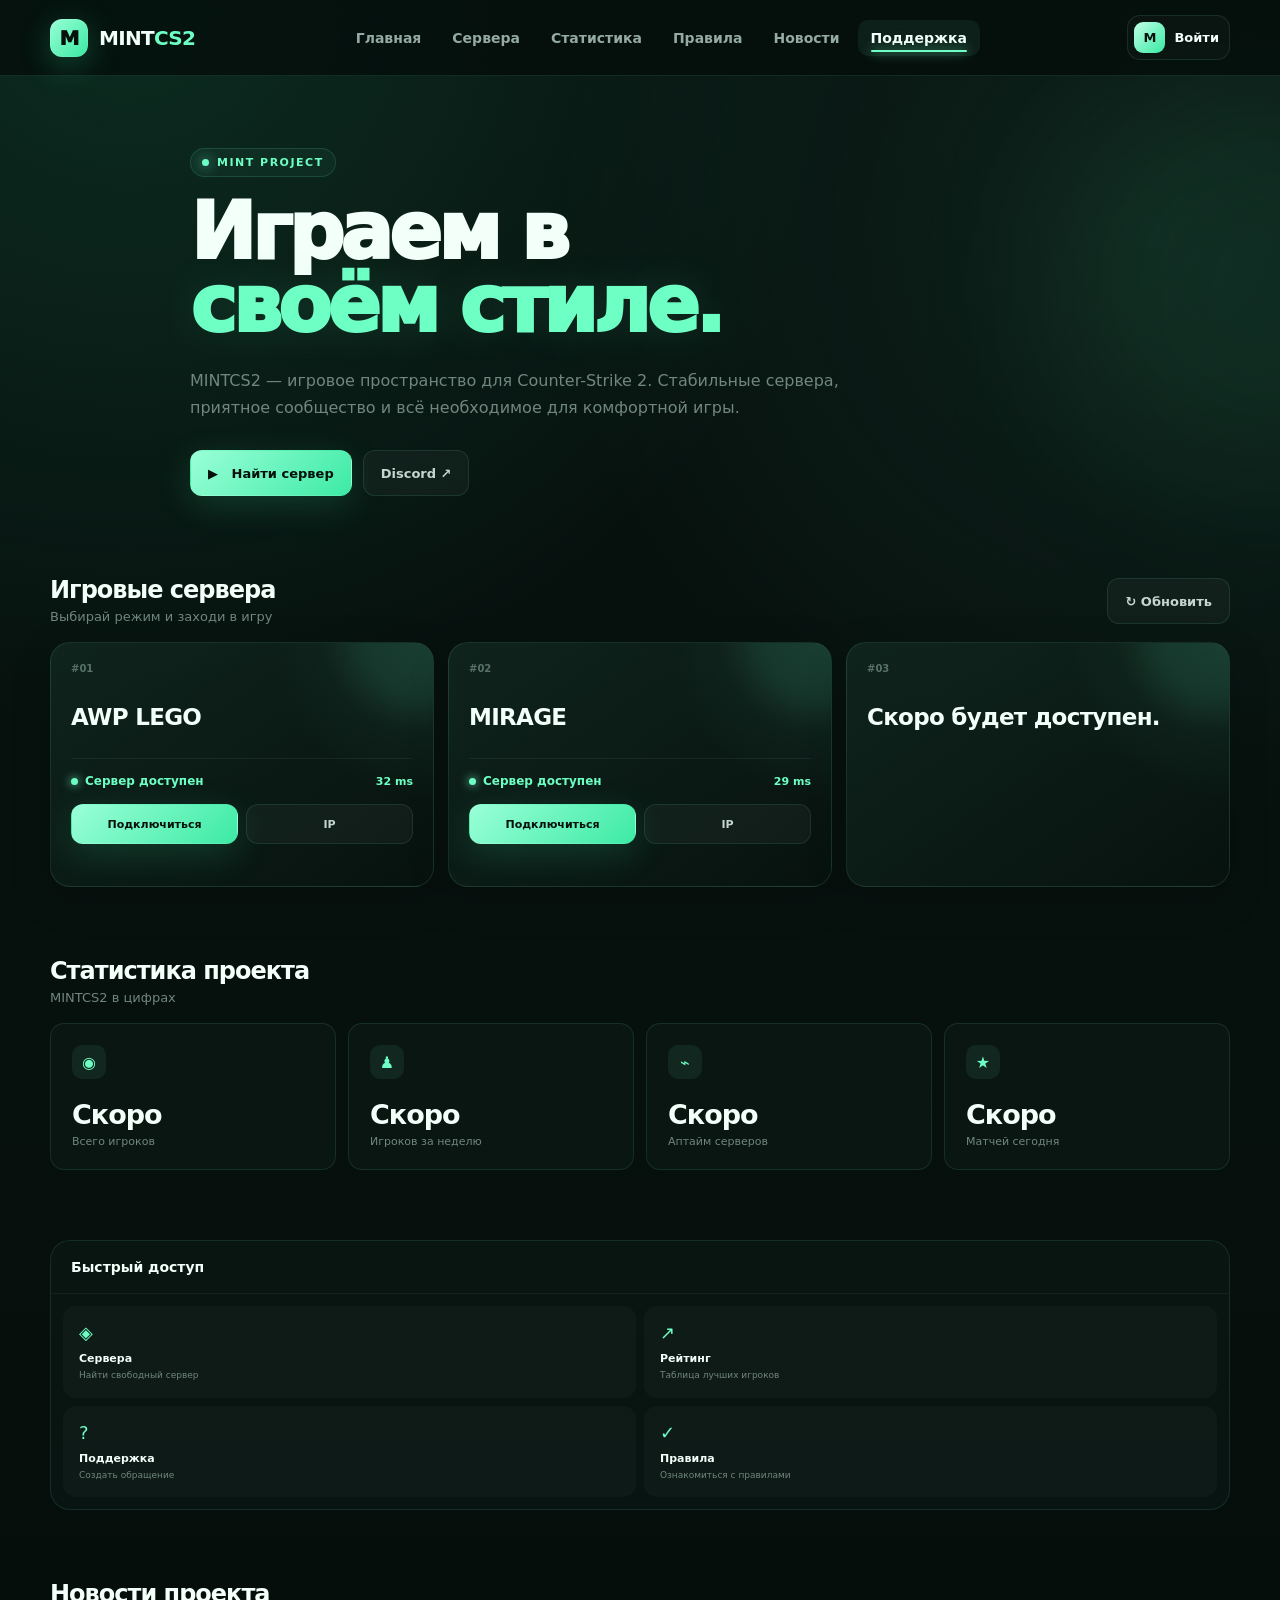
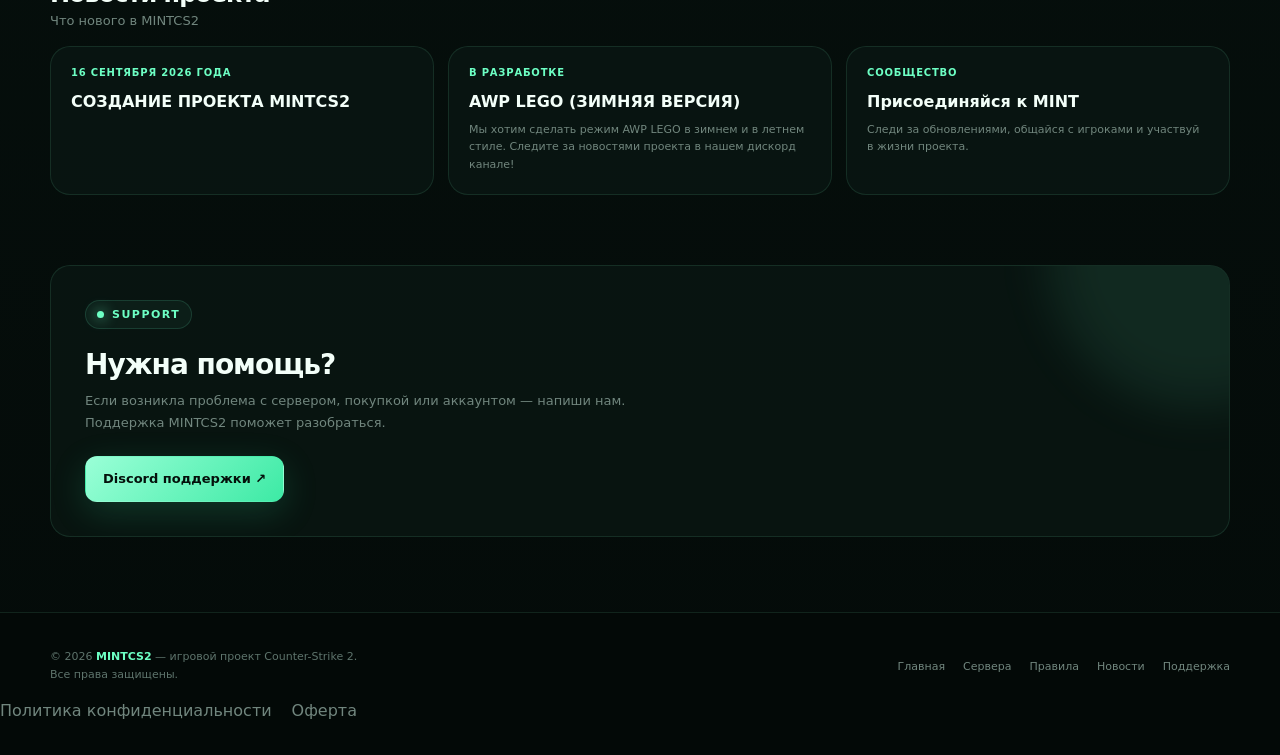
<file: index.html>
<!DOCTYPE html>
<html lang="ru">
<head>
    <meta charset="UTF-8">
    <meta name="viewport" content="width=device-width, initial-scale=1.0">
    <meta name="theme-color" content="#07110e">
    <meta name="description" content="MINTCS2 — игровой проект Counter-Strike 2">
    <title>MINTCS2 — CS2 Gaming Project</title>

    <style>
        :root {
            --bg: #06100d;
            --bg-soft: #091613;
            --panel: rgba(13, 29, 24, .78);
            --panel-2: rgba(17, 38, 31, .86);
            --border: rgba(124, 255, 200, .11);
            --border-hover: rgba(124, 255, 200, .28);

            --mint: #6dffc4;
            --mint-2: #36eaa2;
            --mint-dark: #19a975;

            --white: #f3fff9;
            --text: #c5d6cf;
            --muted: #71867e;

            --danger: #ff6d79;
            --warning: #ffd66d;

            --shadow: 0 20px 70px rgba(0, 0, 0, .38);
            --radius: 20px;
            --radius-sm: 14px;
        }

        * {
            box-sizing: border-box;
            margin: 0;
            padding: 0;
        }

        html {
            scroll-behavior: smooth;
        }

        body {
            min-height: 100vh;
            color: var(--white);
            background:
                radial-gradient(circle at 10% 0%, rgba(54, 234, 162, .12), transparent 28%),
                radial-gradient(circle at 90% 10%, rgba(109, 255, 196, .07), transparent 25%),
                linear-gradient(180deg, #07120f 0%, #06100d 45%, #040b09 100%);
            font-family:
                Inter,
                ui-sans-serif,
                system-ui,
                -apple-system,
                BlinkMacSystemFont,
                "Segoe UI",
                sans-serif;
            overflow-x: hidden;
        }

        body::before {
            content: "";
            position: fixed;
            inset: 0;
            pointer-events: none;
            opacity: .22;
            background-image:
                linear-gradient(rgba(255,255,255,.018) 1px, transparent 1px),
                linear-gradient(90deg, rgba(255,255,255,.018) 1px, transparent 1px);
            background-size: 50px 50px;
            mask-image: linear-gradient(to bottom, black, transparent 80%);
        }

        a {
            color: inherit;
            text-decoration: none;
        }

        button,
        input {
            font: inherit;
        }

        button {
            cursor: pointer;
        }

        .container {
            width: min(1180px, calc(100% - 40px));
            margin: 0 auto;
        }

        /* =========================
           HEADER
        ========================== */

        header {
            position: sticky;
            top: 0;
            z-index: 100;
            height: 76px;
            background: rgba(5, 14, 11, .78);
            backdrop-filter: blur(20px);
            -webkit-backdrop-filter: blur(20px);
            border-bottom: 1px solid var(--border);
        }

        .nav {
            height: 100%;
            display: flex;
            align-items: center;
            justify-content: space-between;
            gap: 30px;
        }

        .logo {
            display: flex;
            align-items: center;
            gap: 11px;
            font-weight: 900;
            letter-spacing: -.7px;
            font-size: 20px;
            white-space: nowrap;
        }

        .logo-mark {
            width: 38px;
            height: 38px;
            border-radius: 12px;
            display: grid;
            place-items: center;
            color: #06110d;
            background: linear-gradient(135deg, #9affd7, #39e9a2);
            box-shadow:
                0 0 0 1px rgba(255,255,255,.08) inset,
                0 8px 30px rgba(54, 234, 162, .25);
            font-weight: 1000;
        }

        .logo span {
            color: var(--mint);
        }

        .nav-links {
            display: flex;
            align-items: center;
            gap: 5px;
        }

        .nav-link {
            position: relative;
            padding: 10px 13px;
            color: #94aaa2;
            border-radius: 10px;
            font-size: 14px;
            font-weight: 650;
            transition: .2s ease;
        }

        .nav-link:hover,
        .nav-link.active {
            color: var(--white);
            background: rgba(109, 255, 196, .07);
        }

        .nav-link.active::after {
            content: "";
            position: absolute;
            left: 13px;
            right: 13px;
            bottom: 4px;
            height: 2px;
            border-radius: 5px;
            background: var(--mint);
            box-shadow: 0 0 12px var(--mint);
        }

        .nav-actions {
            display: flex;
            align-items: center;
            gap: 9px;
        }

        .icon-btn {
            width: 42px;
            height: 42px;
            border: 1px solid var(--border);
            border-radius: 12px;
            background: rgba(255,255,255,.025);
            color: var(--text);
            transition: .2s ease;
        }

        .icon-btn:hover {
            color: var(--mint);
            border-color: var(--border-hover);
            transform: translateY(-1px);
        }

        .icon-btn:active {
            transform: scale(.94);
        }

        .profile-btn {
            display: flex;
            align-items: center;
            gap: 9px;
            padding: 6px 10px 6px 6px;
            border: 1px solid var(--border);
            border-radius: 13px;
            color: var(--white);
            background: rgba(255,255,255,.025);
            transition: .2s ease;
        }

        .profile-btn:hover {
            border-color: var(--border-hover);
            transform: translateY(-1px);
        }

        .profile-btn:active {
            transform: scale(.97);
        }

        .avatar {
            width: 31px;
            height: 31px;
            border-radius: 9px;
            display: grid;
            place-items: center;
            color: #06110d;
            background: linear-gradient(135deg, #c1ffe7, #39e9a2);
            font-size: 13px;
            font-weight: 900;
        }

        .profile-btn span:last-child {
            font-size: 13px;
            font-weight: 700;
        }

        .mobile-menu {
            display: none;
        }

        /* =========================
           HERO
        ========================== */

        .hero {
            position: relative;
            padding: 72px 0 45px;
        }

        .hero::after {
            content: "";
            position: absolute;
            width: 420px;
            height: 420px;
            right: -200px;
            top: 0;
            border-radius: 50%;
            background: rgba(54, 234, 162, .07);
            filter: blur(80px);
            pointer-events: none;
        }

        .hero-grid {
            position: relative;
            z-index: 1;
            display: grid;
            grid-template-columns: 1fr;
            max-width: 900px;
            gap: 40px;
        }

        .eyebrow {
            display: inline-flex;
            align-items: center;
            gap: 8px;
            margin-bottom: 19px;
            padding: 7px 11px;
            border: 1px solid rgba(109,255,196,.14);
            border-radius: 999px;
            color: var(--mint);
            background: rgba(109,255,196,.045);
            font-size: 11px;
            font-weight: 800;
            letter-spacing: 1.5px;
            text-transform: uppercase;
        }

        .pulse {
            width: 7px;
            height: 7px;
            border-radius: 50%;
            background: var(--mint);
            box-shadow: 0 0 14px var(--mint);
            animation: pulse 1.8s infinite;
        }

        @keyframes pulse {
            0%, 100% {
                opacity: 1;
                transform: scale(1);
            }
            50% {
                opacity: .45;
                transform: scale(.75);
            }
        }

        h1 {
            max-width: 720px;
            font-size: clamp(42px, 7vw, 78px);
            line-height: .94;
            letter-spacing: -4px;
            font-weight: 950;
        }

        h1 .mint {
            color: var(--mint);
            text-shadow: 0 0 45px rgba(109,255,196,.12);
        }

        .hero-description {
            max-width: 650px;
            margin-top: 24px;
            color: var(--muted);
            font-size: 16px;
            line-height: 1.7;
        }

        .hero-buttons {
            display: flex;
            flex-wrap: wrap;
            gap: 11px;
            margin-top: 29px;
        }

        /* =========================
           BUTTON ANIMATIONS
        ========================== */

        .btn {
            position: relative;
            overflow: hidden;
            min-height: 46px;
            display: inline-flex;
            align-items: center;
            justify-content: center;
            gap: 9px;
            padding: 0 17px;
            border-radius: 12px;
            border: 1px solid transparent;
            font-size: 13px;
            font-weight: 800;
            transition:
                transform .22s cubic-bezier(.2,.8,.2,1),
                box-shadow .22s ease,
                background .22s ease,
                border-color .22s ease,
                color .22s ease;
            isolation: isolate;
        }

        .btn::before {
            content: "";
            position: absolute;
            top: -60%;
            left: -80%;
            width: 45%;
            height: 220%;
            background: linear-gradient(
                90deg,
                transparent,
                rgba(255,255,255,.30),
                transparent
            );
            transform: rotate(18deg);
            transition: left .55s ease;
            pointer-events: none;
            z-index: -1;
        }

        .btn:hover::before {
            left: 135%;
        }

        .btn:hover {
            transform: translateY(-3px) scale(1.015);
        }

        .btn:active {
            transform: translateY(1px) scale(.97);
            transition-duration: .08s;
        }

        .btn:focus-visible {
            outline: 2px solid var(--mint);
            outline-offset: 3px;
        }

        .btn-primary {
            color: #04100b;
            background: linear-gradient(135deg, #9affd7, #3deaa5);
            box-shadow: 0 10px 35px rgba(54, 234, 162, .17);
        }

        .btn-primary:hover {
            box-shadow:
                0 14px 40px rgba(54, 234, 162, .28),
                0 0 0 1px rgba(255,255,255,.08) inset;
        }

        .btn-secondary {
            color: var(--text);
            background: rgba(255,255,255,.035);
            border-color: var(--border);
        }

        .btn-secondary:hover {
            color: var(--white);
            border-color: var(--border-hover);
            background: rgba(255,255,255,.07);
            box-shadow: 0 10px 30px rgba(0,0,0,.18);
        }

        /* =========================
           SERVER CARDS
        ========================== */

        section {
            padding: 35px 0;
            scroll-margin-top: 80px;
        }

        .section-head {
            display: flex;
            align-items: flex-end;
            justify-content: space-between;
            gap: 20px;
            margin-bottom: 18px;
        }

        .section-title {
            font-size: 24px;
            font-weight: 900;
            letter-spacing: -1px;
        }

        .section-subtitle {
            margin-top: 5px;
            color: var(--muted);
            font-size: 13px;
        }

        .server-grid {
            display: grid;
            grid-template-columns: repeat(3, 1fr);
            gap: 14px;
        }

        .server-card {
            position: relative;
            overflow: hidden;
            padding: 20px;
            min-height: 245px;
            border: 1px solid var(--border);
            border-radius: var(--radius);
            background:
                radial-gradient(circle at 100% 0%, rgba(109,255,196,.09), transparent 35%),
                linear-gradient(145deg, rgba(17,38,31,.9), rgba(8,19,15,.9));
            box-shadow: 0 12px 40px rgba(0,0,0,.17);
            transition: .25s ease;
        }

        .server-card:hover {
            transform: translateY(-6px);
            border-color: var(--border-hover);
            box-shadow: 0 20px 55px rgba(0,0,0,.28);
        }

        .server-card::before {
            content: "";
            position: absolute;
            width: 150px;
            height: 150px;
            top: -80px;
            right: -60px;
            border-radius: 50%;
            background: rgba(109,255,196,.08);
            filter: blur(15px);
        }

        .server-top {
            display: flex;
            justify-content: space-between;
            align-items: center;
            gap: 12px;
        }

        .server-type {
            display: inline-flex;
            align-items: center;
            gap: 7px;
            color: var(--mint);
            font-size: 10px;
            font-weight: 900;
            letter-spacing: 1.2px;
        }

        .server-type i {
            width: 6px;
            height: 6px;
            border-radius: 50%;
            background: var(--mint);
            box-shadow: 0 0 10px var(--mint);
        }

        .server-id {
            color: #58716a;
            font-size: 10px;
            font-weight: 800;
        }

        .server-name {
            margin-top: 30px;
            font-size: 23px;
            font-weight: 900;
            letter-spacing: -.7px;
        }

        .server-map {
            margin-top: 6px;
            color: var(--muted);
            font-size: 12px;
        }

        .server-info {
            display: flex;
            align-items: center;
            justify-content: space-between;
            margin-top: 28px;
            padding-top: 15px;
            border-top: 1px solid rgba(255,255,255,.055);
        }

        .server-status {
            display: inline-flex;
            align-items: center;
            gap: 7px;
            color: var(--mint);
            font-size: 12px;
            font-weight: 800;
        }

        .server-status i {
            width: 7px;
            height: 7px;
            border-radius: 50%;
            background: var(--mint);
            box-shadow: 0 0 10px var(--mint);
        }

        .server-ping {
            color: var(--mint);
            font-size: 11px;
            font-weight: 700;
        }

        .server-actions {
            display: flex;
            gap: 8px;
            margin-top: 16px;
        }

        .server-actions .btn {
            flex: 1;
            min-height: 40px;
            padding: 0 10px;
            font-size: 11px;
        }

        /* =========================
           STATISTICS
        ========================== */

        .stats-grid {
            display: grid;
            grid-template-columns: repeat(4, 1fr);
            gap: 12px;
        }

        .stat {
            padding: 21px;
            border: 1px solid var(--border);
            border-radius: var(--radius-sm);
            background: rgba(12,28,23,.64);
            transition: .25s ease;
        }

        .stat:hover {
            transform: translateY(-4px);
            border-color: var(--border-hover);
            background: rgba(15,34,28,.78);
        }

        .stat-icon {
            width: 34px;
            height: 34px;
            display: grid;
            place-items: center;
            margin-bottom: 20px;
            border-radius: 10px;
            color: var(--mint);
            background: rgba(109,255,196,.07);
        }

        .stat-value {
            font-size: 27px;
            font-weight: 900;
            letter-spacing: -1px;
        }

        .stat-label {
            margin-top: 5px;
            color: var(--muted);
            font-size: 11px;
        }

        /* =========================
           ACTIVITY
        ========================== */

        .content-grid {
            display: grid;
            grid-template-columns: 1.3fr .7fr;
            gap: 14px;
        }

        .panel {
            overflow: hidden;
            border: 1px solid var(--border);
            border-radius: var(--radius);
            background: rgba(10,24,20,.72);
        }

        .panel-head {
            display: flex;
            align-items: center;
            justify-content: space-between;
            padding: 18px 20px;
            border-bottom: 1px solid rgba(255,255,255,.055);
        }

        .panel-title {
            font-size: 14px;
            font-weight: 850;
        }

        .panel-link {
            color: var(--mint);
            font-size: 11px;
            font-weight: 800;
        }

        .activity-list {
            display: flex;
            flex-direction: column;
        }

        .activity {
            display: grid;
            grid-template-columns: 36px 1fr auto;
            align-items: center;
            gap: 12px;
            padding: 15px 20px;
            border-bottom: 1px solid rgba(255,255,255,.035);
            transition: background .2s ease;
        }

        .activity:hover {
            background: rgba(109,255,196,.025);
        }

        .activity:last-child {
            border-bottom: 0;
        }

        .activity-avatar {
            width: 34px;
            height: 34px;
            display: grid;
            place-items: center;
            border-radius: 10px;
            color: var(--mint);
            background: rgba(109,255,196,.07);
            font-size: 11px;
            font-weight: 900;
        }

        .activity-name {
            font-size: 12px;
            font-weight: 800;
        }

        .activity-desc {
            margin-top: 3px;
            color: var(--muted);
            font-size: 10px;
        }

        .activity-time {
            color: #536b63;
            font-size: 10px;
        }

        /* =========================
           QUICK LINKS
        ========================== */

        .quick-grid {
            display: grid;
            grid-template-columns: repeat(2, 1fr);
            gap: 8px;
            padding: 12px;
        }

        .quick {
            display: block;
            width: 100%;
            padding: 15px;
            border: 1px solid transparent;
            border-radius: 13px;
            background: rgba(255,255,255,.025);
            transition: .22s ease;
            text-align: left;
            color: inherit;
        }

        .quick:hover {
            border-color: var(--border);
            background: rgba(109,255,196,.045);
            transform: translateY(-2px);
        }

        .quick:active {
            transform: scale(.98);
        }

        .quick-icon {
            color: var(--mint);
            font-size: 18px;
        }

        .quick-title {
            margin-top: 9px;
            font-size: 11px;
            font-weight: 850;
        }

        .quick-text {
            margin-top: 4px;
            color: var(--muted);
            font-size: 9px;
            line-height: 1.4;
        }

        /* =========================
           NEWS
        ========================== */

        .news-grid {
            display: grid;
            grid-template-columns: repeat(3, 1fr);
            gap: 14px;
        }

        .news {
            padding: 20px;
            border: 1px solid var(--border);
            border-radius: var(--radius);
            background: rgba(10,24,20,.72);
            transition: .22s ease;
        }

        .news:hover {
            border-color: var(--border-hover);
            transform: translateY(-5px);
            box-shadow: 0 16px 45px rgba(0,0,0,.2);
        }

        .news-date {
            color: var(--mint);
            font-size: 10px;
            font-weight: 850;
            text-transform: uppercase;
            letter-spacing: .8px;
        }

        .news-title {
            margin-top: 13px;
            font-size: 16px;
            line-height: 1.35;
            font-weight: 850;
        }

        .news-text {
            margin-top: 8px;
            color: var(--muted);
            font-size: 11px;
            line-height: 1.6;
        }

        /* =========================
           SUPPORT
        ========================== */

        .support-panel {
            padding: 34px;
            position: relative;
            overflow: hidden;
        }

        .support-glow {
            position: absolute;
            width: 300px;
            height: 300px;
            right: -120px;
            top: -160px;
            border-radius: 50%;
            background: rgba(109,255,196,.09);
            filter: blur(25px);
        }

        .support-content {
            position: relative;
            z-index: 1;
        }

        /* =========================
           FOOTER
        ========================== */

        footer {
            margin-top: 40px;
            padding: 35px 0;
            border-top: 1px solid var(--border);
            background: rgba(3,9,7,.55);
        }

        .footer-inner {
            display: flex;
            align-items: center;
            justify-content: space-between;
            gap: 30px;
        }

        .footer-copy {
            color: #5e746c;
            font-size: 11px;
            line-height: 1.7;
        }

        .footer-copy strong {
            color: var(--mint);
        }

        .footer-links {
            display: flex;
            gap: 18px;
            color: #71867e;
            font-size: 11px;
        }

        .footer-links a {
            transition: .2s ease;
        }

        .footer-links a:hover {
            color: var(--mint);
        }

        /* =========================
           MODAL
        ========================== */

        .modal {
            position: fixed;
            inset: 0;
            z-index: 500;
            display: none;
            align-items: center;
            justify-content: center;
            padding: 20px;
            background: rgba(0,0,0,.65);
            backdrop-filter: blur(10px);
        }

        .modal.show {
            display: flex;
        }

        .modal-box {
            width: min(470px, 100%);
            padding: 25px;
            border: 1px solid var(--border-hover);
            border-radius: 22px;
            background:
                radial-gradient(circle at 100% 0%, rgba(109,255,196,.1), transparent 40%),
                #091713;
            box-shadow: 0 30px 100px rgba(0,0,0,.5);
            animation: modalIn .2s ease;
        }

        @keyframes modalIn {
            from {
                opacity: 0;
                transform: scale(.96) translateY(10px);
            }
            to {
                opacity: 1;
                transform: scale(1) translateY(0);
            }
        }

        .modal-head {
            display: flex;
            align-items: center;
            justify-content: space-between;
            gap: 20px;
        }

        .modal-title {
            font-size: 20px;
            font-weight: 900;
        }

        .modal-close {
            width: 34px;
            height: 34px;
            border: 0;
            border-radius: 10px;
            color: var(--muted);
            background: rgba(255,255,255,.04);
            transition: .2s ease;
        }

        .modal-close:hover {
            color: var(--white);
            background: rgba(255,255,255,.08);
        }

        .modal-text {
            margin-top: 15px;
            color: var(--muted);
            font-size: 13px;
            line-height: 1.7;
        }

        .modal-ip {
            display: block;
            margin: 17px 0;
            padding: 15px;
            border: 1px solid var(--border);
            border-radius: 12px;
            color: var(--mint);
            background: rgba(0,0,0,.2);
            font-family: monospace;
            font-size: 13px;
        }

        /* =========================
           TOAST
        ========================== */

        .toast {
            position: fixed;
            z-index: 1000;
            right: 22px;
            bottom: 22px;
            max-width: 330px;
            padding: 14px 17px;
            border: 1px solid var(--border-hover);
            border-radius: 13px;
            color: var(--white);
            background: rgba(9,23,18,.95);
            box-shadow: 0 15px 50px rgba(0,0,0,.4);
            font-size: 12px;
            font-weight: 700;
            transform: translateY(30px);
            opacity: 0;
            pointer-events: none;
            transition: .25s ease;
        }

        .toast.show {
            transform: translateY(0);
            opacity: 1;
        }

        /* =========================
           SCROLL REVEAL
        ========================== */

        .reveal {
            opacity: 0;
            transform: translateY(24px);
            transition:
                opacity .65s ease,
                transform .65s cubic-bezier(.2,.8,.2,1);
        }

        .reveal.visible {
            opacity: 1;
            transform: translateY(0);
        }

        /* =========================
           MOBILE
        ========================== */

        @media (max-width: 950px) {
            .nav-links {
                display: none;
                position: absolute;
                top: 76px;
                left: 20px;
                right: 20px;
                padding: 10px;
                flex-direction: column;
                align-items: stretch;
                border: 1px solid var(--border);
                border-radius: 15px;
                background: rgba(7,18,14,.97);
                box-shadow: var(--shadow);
            }

            .nav-links.open {
                display: flex;
            }

            .nav-link {
                padding: 13px;
            }

            .nav-link.active::after {
                display: none;
            }

            .mobile-menu {
                display: grid;
            }

            .profile-btn {
                display: none;
            }

            .server-grid {
                grid-template-columns: repeat(2, 1fr);
            }

            .content-grid {
                grid-template-columns: 1fr;
            }
        }

        @media (max-width: 680px) {
            .container {
                width: min(100% - 24px, 1180px);
            }

            header {
                height: 68px;
            }

            .nav-links {
                top: 68px;
                left: 12px;
                right: 12px;
            }

            .hero {
                padding-top: 48px;
            }

            h1 {
                font-size: clamp(42px, 15vw, 65px);
                letter-spacing: -3px;
            }

            .hero-description {
                font-size: 14px;
            }

            .hero-buttons {
                display: grid;
                grid-template-columns: 1fr 1fr;
            }

            .hero-buttons .btn {
                width: 100%;
            }

            .server-grid,
            .news-grid {
                grid-template-columns: 1fr;
            }

            .stats-grid {
                grid-template-columns: repeat(2, 1fr);
            }

            .stat {
                padding: 16px;
            }

            .stat-icon {
                margin-bottom: 13px;
            }

            .section-head {
                align-items: flex-start;
                flex-direction: column;
                gap: 4px;
            }

            .support-panel {
                padding: 24px;
            }

            .footer-inner {
                align-items: flex-start;
                flex-direction: column;
            }

            .footer-links {
                flex-wrap: wrap;
            }
        }

        @media (max-width: 400px) {
            .hero-buttons {
                grid-template-columns: 1fr;
            }

            .stats-grid {
                grid-template-columns: 1fr 1fr;
            }

            .server-card {
                padding: 17px;
            }

            .activity {
                grid-template-columns: 36px 1fr;
            }

            .activity-time {
                display: none;
            }
        }

        @media (prefers-reduced-motion: reduce) {
            html {
                scroll-behavior: auto;
            }

            *,
            *::before,
            *::after {
                animation-duration: .01ms !important;
                animation-iteration-count: 1 !important;
                transition-duration: .01ms !important;
            }

            .reveal {
                opacity: 1;
                transform: none;
            }
        }
    
        .nav-link { position:relative; transition:color .2s ease, background .2s ease, transform .2s ease; }
        .nav-link::after { content:""; position:absolute; left:13px; right:13px; bottom:4px; height:2px; border-radius:5px; background:var(--mint); box-shadow:0 0 12px var(--mint); transform:scaleX(0); transform-origin:center; transition:transform .2s ease; }
        .nav-link:hover, .nav-link:focus-visible { color:var(--white); background:rgba(109,255,196,.07); transform:translateY(-1px); }
        .nav-link:hover::after, .nav-link:focus-visible::after, .nav-link.active::after { transform:scaleX(1); }
        .footer-legal { display:flex; gap:20px; flex-wrap:wrap; margin-top:16px; }
        .footer-legal a { color:var(--muted); transition:color .2s ease; }
        .footer-legal a:hover { color:var(--mint); }
        .quick-only { grid-template-columns:1fr !important; }

    </style>
    <link rel="icon" type="image/png" sizes="64x64" href="./favicon.png?v=2">
    <link rel="shortcut icon" type="image/png" href="./favicon.png?v=2">
    <meta name="theme-color" content="#6dffc4">
</head>

<body>

<header>
    <div class="container nav">
        <a href="#top" class="logo">
            <div class="logo-mark">M</div>
            <div>MINT<span>CS2</span></div>
        </a>

        <nav class="nav-links" id="navLinks">
            <a class="nav-link" href="#top">Главная</a>
            <a class="nav-link" href="#servers">Сервера</a>
            <a class="nav-link" href="#stats">Статистика</a>
            <a class="nav-link" href="rules.html">Правила</a>
            <a class="nav-link" href="#news">Новости</a>
            <a class="nav-link" href="#support">Поддержка</a>
        </nav>

        <div class="nav-actions">

            <button class="profile-btn" onclick="showToast('Авторизация будет доступна после подключения Steam')">
                <div class="avatar">M</div>
                <span>Войти</span>
            </button>

            <button class="icon-btn mobile-menu" onclick="toggleMenu()" aria-label="Меню">
                ☰
            </button>
        </div>
    </div>
</header>

<main id="top">

    <!-- HERO -->
    <section class="hero">
        <div class="container hero-grid reveal">
            <div>
                <div class="eyebrow">
                    <span class="pulse"></span>
                    MINT PROJECT
                </div>

                <h1>
                    Играем в<br>
                    <span class="mint">своём стиле.</span>
                </h1>

                <p class="hero-description">
                    MINTCS2 — игровое пространство для Counter-Strike 2.
                    Стабильные сервера, приятное сообщество и всё необходимое
                    для комфортной игры.
                </p>

                <div class="hero-buttons">
                    <a href="#servers" class="btn btn-primary">
                        ▶ &nbsp; Найти сервер
                    </a>

                    <a class="btn btn-secondary"
                       href="https://discord.gg/DdpefAz5XS"
                       target="_blank"
                       rel="noopener noreferrer">
                        Discord ↗
                    </a>
                </div>
            </div>
        </div>
    </section>

    <!-- SERVERS -->
    <section id="servers">
        <div class="container">
            <div class="section-head reveal">
                <div>
                    <div class="section-title">Игровые сервера</div>
                    <div class="section-subtitle">
                        Выбирай режим и заходи в игру
                    </div>
                </div>

                <button class="btn btn-secondary" onclick="refreshServers()">
                    ↻ Обновить
                </button>
            </div>

            <div class="server-grid">

                <article class="server-card reveal">
                    <div class="server-top">
                        <div class="server-id">#01</div>
                    </div>

                    <div class="server-name">AWP LEGO</div>
                    

                    <div class="server-info">
                        <div class="server-status">
                            <i></i>
                            Сервер доступен
                        </div>

                        <div class="server-ping">
                            32 ms
                        </div>
                    </div>

                    <div class="server-actions">
                        <button class="btn btn-primary"
                                onclick="connectServer('185.XX.XX.10:27015')">
                            Подключиться
                        </button>

                        <button class="btn btn-secondary"
                                onclick="copyIP('185.XX.XX.10:27015')">
                            IP
                        </button>
                    </div>
                </article>

                <article class="server-card reveal">
                    <div class="server-top">
                        <div class="server-id">#02</div>
                    </div>

                    <div class="server-name">MIRAGE</div>
                    

                    <div class="server-info">
                        <div class="server-status">
                            <i></i>
                            Сервер доступен
                        </div>

                        <div class="server-ping">
                            29 ms
                        </div>
                    </div>

                    <div class="server-actions">
                        <button class="btn btn-primary"
                                onclick="connectServer('185.XX.XX.11:27015')">
                            Подключиться
                        </button>

                        <button class="btn btn-secondary"
                                onclick="copyIP('185.XX.XX.11:27015')">
                            IP
                        </button>
                    </div>
                </article>

                <article class="server-card reveal">
                    <div class="server-top">
                        <div class="server-id">#03</div>
                    </div>
                    <div class="server-name">Скоро будет доступен.</div>
                </article>

            </div>
        </div>
    </section>

    <!-- STATISTICS -->
    <section id="stats">
        <div class="container">
            <div class="section-head reveal">
                <div>
                    <div class="section-title">Статистика проекта</div>
                    <div class="section-subtitle">
                        MINTCS2 в цифрах
                    </div>
                </div>
            </div>

            <div class="stats-grid">
                <div class="stat reveal">
                    <div class="stat-icon">◉</div>
                    <div class="stat-value">Скоро</div>
                    <div class="stat-label">Всего игроков</div>
                </div>

                <div class="stat reveal">
                    <div class="stat-icon">♟</div>
                    <div class="stat-value">Скоро</div>
                    <div class="stat-label">Игроков за неделю</div>
                </div>

                <div class="stat reveal">
                    <div class="stat-icon">⌁</div>
                    <div class="stat-value">Скоро</div>
                    <div class="stat-label">Аптайм серверов</div>
                </div>

                <div class="stat reveal">
                    <div class="stat-icon">★</div>
                    <div class="stat-value">Скоро</div>
                    <div class="stat-label">Матчей сегодня</div>
                </div>
            </div>
        </div>
    </section>

    <!-- QUICK ACCESS -->
    <section>
        <div class="container content-grid quick-only">
            <div class="panel reveal">
                <div class="panel-head">
                    <div class="panel-title">Быстрый доступ</div>
                </div>

                <div class="quick-grid">

                    <a href="#servers" class="quick">
                        <div class="quick-icon">◈</div>
                        <div class="quick-title">Сервера</div>
                        <div class="quick-text">
                            Найти свободный сервер
                        </div>
                    </a>

                    <a href="#stats" class="quick">
                        <div class="quick-icon">↗</div>
                        <div class="quick-title">Рейтинг</div>
                        <div class="quick-text">
                            Таблица лучших игроков
                        </div>
                    </a>

                    <a href="#support" class="quick">
                        <div class="quick-icon">?</div>
                        <div class="quick-title">Поддержка</div>
                        <div class="quick-text">
                            Создать обращение
                        </div>
                    </a>

                    <a href="rules.html" class="quick">
                        <div class="quick-icon">✓</div>
                        <div class="quick-title">Правила</div>
                        <div class="quick-text">
                            Ознакомиться с правилами
                        </div>
                    </a>

                </div>
            </div>

        </div>
    </section>


        </div>
    </section>

    <!-- NEWS -->
    <section id="news">
        <div class="container">

            <div class="section-head reveal">
                <div>
                    <div class="section-title">Новости проекта</div>
                    <div class="section-subtitle">
                        Что нового в MINTCS2
                    </div>
                </div>
            </div>

            <div class="news-grid">

                <article class="news reveal">
                    <div class="news-date">16 СЕНТЯБРЯ 2026 ГОДА</div>
                    <div class="news-title">
                        СОЗДАНИЕ ПРОЕКТА MINTCS2
                    </div>
                </article>

                <article class="news reveal">
                    <div class="news-date">В РАЗРАБОТКЕ</div>
                    <div class="news-title">
                        AWP LEGO (ЗИМНЯЯ ВЕРСИЯ)
                    </div>
                    <div class="news-text">
                        Мы хотим сделать режим AWP LEGO в зимнем и в летнем стиле. Следите за новостями проекта в нашем дискорд канале!
                    </div>
                </article>

                <article class="news reveal">
                    <div class="news-date">Сообщество</div>
                    <div class="news-title">
                        Присоединяйся к MINT
                    </div>
                    <div class="news-text">
                        Следи за обновлениями, общайся с игроками
                        и участвуй в жизни проекта.
                    </div>
                </article>

            </div>
        </div>
    </section>

    <!-- SUPPORT -->
    <section id="support">
        <div class="container">
            <div class="panel support-panel reveal">

                <div class="support-glow"></div>

                <div class="support-content">
                    <div class="eyebrow">
                        <span class="pulse"></span>
                        SUPPORT
                    </div>

                    <div class="section-title" style="font-size:28px">
                        Нужна помощь?
                    </div>

                    <div class="section-subtitle" style="
                        max-width:600px;
                        line-height:1.7;
                        margin-top:9px;
                    ">
                        Если возникла проблема с сервером, покупкой
                        или аккаунтом — напиши нам. Поддержка MINTCS2
                        поможет разобраться.
                    </div>

                    <div class="hero-buttons" style="margin-top:22px">
                        <a class="btn btn-primary"
                           href="https://discord.gg/DdpefAz5XS"
                           target="_blank"
                           rel="noopener noreferrer">
                            Discord поддержки ↗
                        </a>
                    </div>
                </div>

            </div>
        </div>
    </section>

</main>

<footer>
    <div class="container footer-inner">
        <div class="footer-copy">
            © 2026 <strong>MINTCS2</strong> — игровой проект Counter-Strike 2.<br>
            Все права защищены.
        </div>

        <div class="footer-links">
            <a href="#top">Главная</a>
            <a href="#servers">Сервера</a>
            <a href="rules.html">Правила</a>
            <a href="#news">Новости</a>
            <a href="#support">Поддержка</a>
        </div>
    </div>

        <div class="footer-legal">
            <a href="#" target="_blank" rel="noopener noreferrer">Политика конфиденциальности</a>
            <a href="#" target="_blank" rel="noopener noreferrer">Оферта</a>
        </div>
</footer>

<!-- MODAL -->
<div class="modal" id="serverModal" onclick="closeModal(event)">
    <div class="modal-box">
        <div class="modal-head">
            <div class="modal-title">Подключение к серверу</div>
            <button class="modal-close" onclick="closeServerModal()" aria-label="Закрыть">
                ✕
            </button>
        </div>

        <div class="modal-text">
            Скопируй IP-адрес и подключись к серверу через консоль Counter-Strike 2.
        </div>

        <code class="modal-ip" id="modalIP"></code>

        <button class="btn btn-primary" style="width:100%" onclick="copyModalIP()">
            Скопировать IP
        </button>
    </div>
</div>

<div class="toast" id="toast"></div>

<script>
    let toastTimer;

    function showToast(message) {
        const toast = document.getElementById("toast");

        toast.textContent = message;
        toast.classList.add("show");

        clearTimeout(toastTimer);

        toastTimer = setTimeout(() => {
            toast.classList.remove("show");
        }, 2600);
    }

    function toggleMenu() {
        document.getElementById("navLinks").classList.toggle("open");
    }

    document.querySelectorAll(".nav-link").forEach(link => {
        link.addEventListener("click", () => {
            document.getElementById("navLinks").classList.remove("open");
        });
    });

    function copyIP(ip) {
        navigator.clipboard.writeText(ip)
            .then(() => showToast("IP скопирован: " + ip))
            .catch(() => showToast("Не удалось скопировать IP"));
    }

    function connectServer(ip) {
        document.getElementById("modalIP").textContent = ip;
        document.getElementById("serverModal").classList.add("show");
    }

    function closeServerModal() {
        document.getElementById("serverModal").classList.remove("show");
    }

    function closeModal(event) {
        if (event.target.id === "serverModal") {
            closeServerModal();
        }
    }

    function copyModalIP() {
        const ip = document.getElementById("modalIP").textContent;

        if (!ip) return;

        navigator.clipboard.writeText(ip)
            .then(() => showToast("IP скопирован"))
            .catch(() => showToast("Не удалось скопировать IP"));
    }

    function refreshServers() {
        const button = document.querySelector("#servers .section-head .btn");

        if (button) {
            button.disabled = true;
            button.textContent = "↻ Обновление...";

            setTimeout(() => {
                button.disabled = false;
                button.textContent = "↻ Обновить";
                showToast("Список серверов обновлён");
            }, 700);
        }
    }

    document.addEventListener("keydown", event => {
        if (event.key === "Escape") {
            closeServerModal();
            document.getElementById("navLinks").classList.remove("open");
        }
    });

    /* Плавное появление блоков при прокрутке */
    const revealElements = document.querySelectorAll(".reveal");

    if ("IntersectionObserver" in window) {
        const observer = new IntersectionObserver((entries, obs) => {
            entries.forEach(entry => {
                if (entry.isIntersecting) {
                    entry.target.classList.add("visible");
                    obs.unobserve(entry.target);
                }
            });
        }, {
            threshold: 0.12
        });

        revealElements.forEach(element => observer.observe(element));
    } else {
        revealElements.forEach(element => element.classList.add("visible"));
    }

    /* Подсветка активного пункта меню */
    const sections = document.querySelectorAll("main section[id]");
    const navLinks = document.querySelectorAll(".nav-link");

    const sectionObserver = new IntersectionObserver((entries) => {
        entries.forEach(entry => {
            if (!entry.isIntersecting) return;

            navLinks.forEach(link => link.classList.remove("active"));

            const activeLink = document.querySelector(
                '.nav-link[href="#' + entry.target.id + '"]'
            );

            if (activeLink) {
                activeLink.classList.add("active");
            }
        });
    }, {
        rootMargin: "-35% 0px -55% 0px",
        threshold: 0
    });

    sections.forEach(section => sectionObserver.observe(section));
</script>

</body>
</html>
</file>
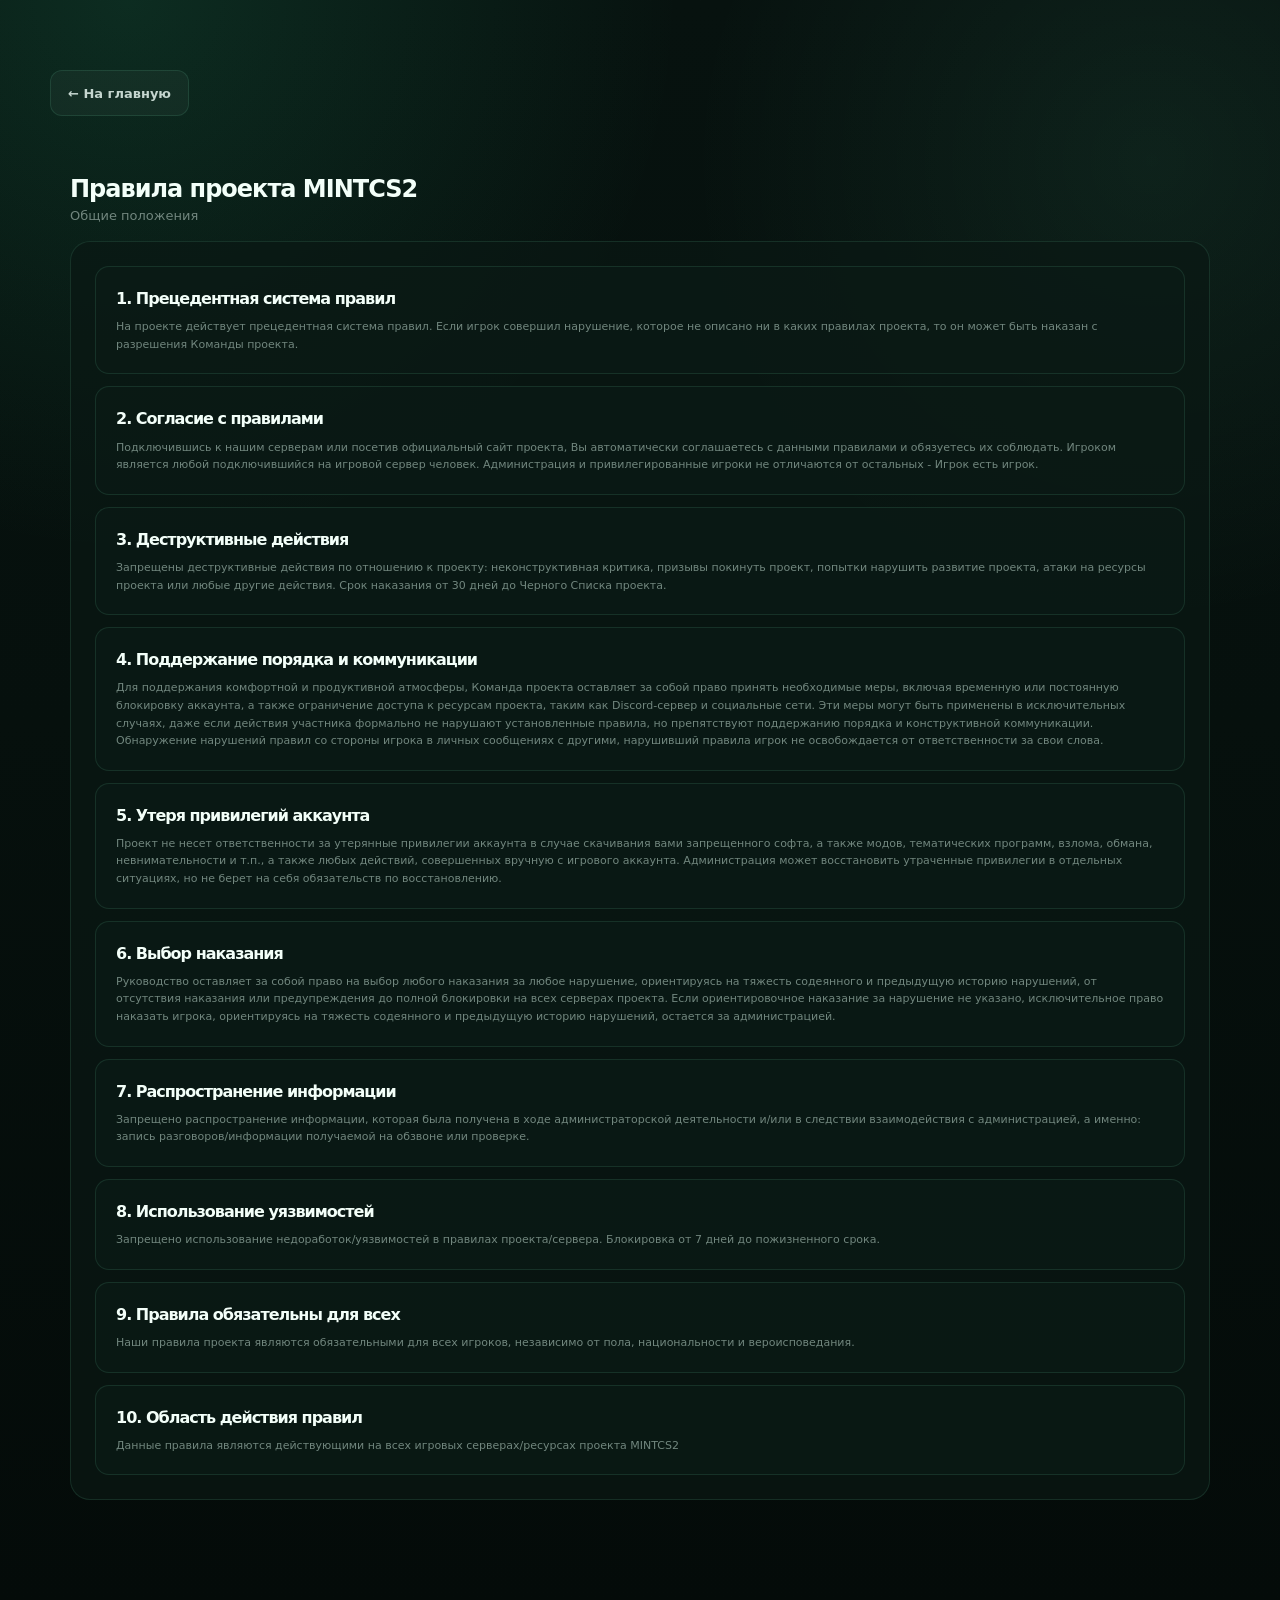
<file: rules.html>
<!DOCTYPE html>
<html lang="ru">
<head>
<meta charset="UTF-8">
<meta name="viewport" content="width=device-width, initial-scale=1.0">
<meta name="theme-color" content="#07110e">
<title>MINTCS2 — Правила проекта</title>
<link rel="icon" type="image/png" href="./favicon.png?v=2">
<link rel="shortcut icon" type="image/png" href="./favicon.png?v=2">
<style>
        :root {
            --bg: #06100d;
            --bg-soft: #091613;
            --panel: rgba(13, 29, 24, .78);
            --panel-2: rgba(17, 38, 31, .86);
            --border: rgba(124, 255, 200, .11);
            --border-hover: rgba(124, 255, 200, .28);

            --mint: #6dffc4;
            --mint-2: #36eaa2;
            --mint-dark: #19a975;

            --white: #f3fff9;
            --text: #c5d6cf;
            --muted: #71867e;

            --danger: #ff6d79;
            --warning: #ffd66d;

            --shadow: 0 20px 70px rgba(0, 0, 0, .38);
            --radius: 20px;
            --radius-sm: 14px;
        }

        * {
            box-sizing: border-box;
            margin: 0;
            padding: 0;
        }

        html {
            scroll-behavior: smooth;
        }

        body {
            min-height: 100vh;
            color: var(--white);
            background:
                radial-gradient(circle at 10% 0%, rgba(54, 234, 162, .12), transparent 28%),
                radial-gradient(circle at 90% 10%, rgba(109, 255, 196, .07), transparent 25%),
                linear-gradient(180deg, #07120f 0%, #06100d 45%, #040b09 100%);
            font-family:
                Inter,
                ui-sans-serif,
                system-ui,
                -apple-system,
                BlinkMacSystemFont,
                "Segoe UI",
                sans-serif;
            overflow-x: hidden;
        }

        body::before {
            content: "";
            position: fixed;
            inset: 0;
            pointer-events: none;
            opacity: .22;
            background-image:
                linear-gradient(rgba(255,255,255,.018) 1px, transparent 1px),
                linear-gradient(90deg, rgba(255,255,255,.018) 1px, transparent 1px);
            background-size: 50px 50px;
            mask-image: linear-gradient(to bottom, black, transparent 80%);
        }

        a {
            color: inherit;
            text-decoration: none;
        }

        button,
        input {
            font: inherit;
        }

        button {
            cursor: pointer;
        }

        .container {
            width: min(1180px, calc(100% - 40px));
            margin: 0 auto;
        }

        /* =========================
           HEADER
        ========================== */

        header {
            position: sticky;
            top: 0;
            z-index: 100;
            height: 76px;
            background: rgba(5, 14, 11, .78);
            backdrop-filter: blur(20px);
            -webkit-backdrop-filter: blur(20px);
            border-bottom: 1px solid var(--border);
        }

        .nav {
            height: 100%;
            display: flex;
            align-items: center;
            justify-content: space-between;
            gap: 30px;
        }

        .logo {
            display: flex;
            align-items: center;
            gap: 11px;
            font-weight: 900;
            letter-spacing: -.7px;
            font-size: 20px;
            white-space: nowrap;
        }

        .logo-mark {
            width: 38px;
            height: 38px;
            border-radius: 12px;
            display: grid;
            place-items: center;
            color: #06110d;
            background: linear-gradient(135deg, #9affd7, #39e9a2);
            box-shadow:
                0 0 0 1px rgba(255,255,255,.08) inset,
                0 8px 30px rgba(54, 234, 162, .25);
            font-weight: 1000;
        }

        .logo span {
            color: var(--mint);
        }

        .nav-links {
            display: flex;
            align-items: center;
            gap: 5px;
        }

        .nav-link {
            position: relative;
            padding: 10px 13px;
            color: #94aaa2;
            border-radius: 10px;
            font-size: 14px;
            font-weight: 650;
            transition: .2s ease;
        }

        .nav-link:hover,
        .nav-link.active {
            color: var(--white);
            background: rgba(109, 255, 196, .07);
        }

        .nav-link.active::after {
            content: "";
            position: absolute;
            left: 13px;
            right: 13px;
            bottom: 4px;
            height: 2px;
            border-radius: 5px;
            background: var(--mint);
            box-shadow: 0 0 12px var(--mint);
        }

        .nav-actions {
            display: flex;
            align-items: center;
            gap: 9px;
        }

        .icon-btn {
            width: 42px;
            height: 42px;
            border: 1px solid var(--border);
            border-radius: 12px;
            background: rgba(255,255,255,.025);
            color: var(--text);
            transition: .2s ease;
        }

        .icon-btn:hover {
            color: var(--mint);
            border-color: var(--border-hover);
            transform: translateY(-1px);
        }

        .icon-btn:active {
            transform: scale(.94);
        }

        .profile-btn {
            display: flex;
            align-items: center;
            gap: 9px;
            padding: 6px 10px 6px 6px;
            border: 1px solid var(--border);
            border-radius: 13px;
            color: var(--white);
            background: rgba(255,255,255,.025);
            transition: .2s ease;
        }

        .profile-btn:hover {
            border-color: var(--border-hover);
            transform: translateY(-1px);
        }

        .profile-btn:active {
            transform: scale(.97);
        }

        .avatar {
            width: 31px;
            height: 31px;
            border-radius: 9px;
            display: grid;
            place-items: center;
            color: #06110d;
            background: linear-gradient(135deg, #c1ffe7, #39e9a2);
            font-size: 13px;
            font-weight: 900;
        }

        .profile-btn span:last-child {
            font-size: 13px;
            font-weight: 700;
        }

        .mobile-menu {
            display: none;
        }

        /* =========================
           HERO
        ========================== */

        .hero {
            position: relative;
            padding: 72px 0 45px;
        }

        .hero::after {
            content: "";
            position: absolute;
            width: 420px;
            height: 420px;
            right: -200px;
            top: 0;
            border-radius: 50%;
            background: rgba(54, 234, 162, .07);
            filter: blur(80px);
            pointer-events: none;
        }

        .hero-grid {
            position: relative;
            z-index: 1;
            display: grid;
            grid-template-columns: 1fr;
            max-width: 900px;
            gap: 40px;
        }

        .eyebrow {
            display: inline-flex;
            align-items: center;
            gap: 8px;
            margin-bottom: 19px;
            padding: 7px 11px;
            border: 1px solid rgba(109,255,196,.14);
            border-radius: 999px;
            color: var(--mint);
            background: rgba(109,255,196,.045);
            font-size: 11px;
            font-weight: 800;
            letter-spacing: 1.5px;
            text-transform: uppercase;
        }

        .pulse {
            width: 7px;
            height: 7px;
            border-radius: 50%;
            background: var(--mint);
            box-shadow: 0 0 14px var(--mint);
            animation: pulse 1.8s infinite;
        }

        @keyframes pulse {
            0%, 100% {
                opacity: 1;
                transform: scale(1);
            }
            50% {
                opacity: .45;
                transform: scale(.75);
            }
        }

        h1 {
            max-width: 720px;
            font-size: clamp(42px, 7vw, 78px);
            line-height: .94;
            letter-spacing: -4px;
            font-weight: 950;
        }

        h1 .mint {
            color: var(--mint);
            text-shadow: 0 0 45px rgba(109,255,196,.12);
        }

        .hero-description {
            max-width: 650px;
            margin-top: 24px;
            color: var(--muted);
            font-size: 16px;
            line-height: 1.7;
        }

        .hero-buttons {
            display: flex;
            flex-wrap: wrap;
            gap: 11px;
            margin-top: 29px;
        }

        /* =========================
           BUTTON ANIMATIONS
        ========================== */

        .btn {
            position: relative;
            overflow: hidden;
            min-height: 46px;
            display: inline-flex;
            align-items: center;
            justify-content: center;
            gap: 9px;
            padding: 0 17px;
            border-radius: 12px;
            border: 1px solid transparent;
            font-size: 13px;
            font-weight: 800;
            transition:
                transform .22s cubic-bezier(.2,.8,.2,1),
                box-shadow .22s ease,
                background .22s ease,
                border-color .22s ease,
                color .22s ease;
            isolation: isolate;
        }

        .btn::before {
            content: "";
            position: absolute;
            top: -60%;
            left: -80%;
            width: 45%;
            height: 220%;
            background: linear-gradient(
                90deg,
                transparent,
                rgba(255,255,255,.30),
                transparent
            );
            transform: rotate(18deg);
            transition: left .55s ease;
            pointer-events: none;
            z-index: -1;
        }

        .btn:hover::before {
            left: 135%;
        }

        .btn:hover {
            transform: translateY(-3px) scale(1.015);
        }

        .btn:active {
            transform: translateY(1px) scale(.97);
            transition-duration: .08s;
        }

        .btn:focus-visible {
            outline: 2px solid var(--mint);
            outline-offset: 3px;
        }

        .btn-primary {
            color: #04100b;
            background: linear-gradient(135deg, #9affd7, #3deaa5);
            box-shadow: 0 10px 35px rgba(54, 234, 162, .17);
        }

        .btn-primary:hover {
            box-shadow:
                0 14px 40px rgba(54, 234, 162, .28),
                0 0 0 1px rgba(255,255,255,.08) inset;
        }

        .btn-secondary {
            color: var(--text);
            background: rgba(255,255,255,.035);
            border-color: var(--border);
        }

        .btn-secondary:hover {
            color: var(--white);
            border-color: var(--border-hover);
            background: rgba(255,255,255,.07);
            box-shadow: 0 10px 30px rgba(0,0,0,.18);
        }

        /* =========================
           SERVER CARDS
        ========================== */

        section {
            padding: 35px 0;
            scroll-margin-top: 80px;
        }

        .section-head {
            display: flex;
            align-items: flex-end;
            justify-content: space-between;
            gap: 20px;
            margin-bottom: 18px;
        }

        .section-title {
            font-size: 24px;
            font-weight: 900;
            letter-spacing: -1px;
        }

        .section-subtitle {
            margin-top: 5px;
            color: var(--muted);
            font-size: 13px;
        }

        .server-grid {
            display: grid;
            grid-template-columns: repeat(3, 1fr);
            gap: 14px;
        }

        .server-card {
            position: relative;
            overflow: hidden;
            padding: 20px;
            min-height: 245px;
            border: 1px solid var(--border);
            border-radius: var(--radius);
            background:
                radial-gradient(circle at 100% 0%, rgba(109,255,196,.09), transparent 35%),
                linear-gradient(145deg, rgba(17,38,31,.9), rgba(8,19,15,.9));
            box-shadow: 0 12px 40px rgba(0,0,0,.17);
            transition: .25s ease;
        }

        .server-card:hover {
            transform: translateY(-6px);
            border-color: var(--border-hover);
            box-shadow: 0 20px 55px rgba(0,0,0,.28);
        }

        .server-card::before {
            content: "";
            position: absolute;
            width: 150px;
            height: 150px;
            top: -80px;
            right: -60px;
            border-radius: 50%;
            background: rgba(109,255,196,.08);
            filter: blur(15px);
        }

        .server-top {
            display: flex;
            justify-content: space-between;
            align-items: center;
            gap: 12px;
        }

        .server-type {
            display: inline-flex;
            align-items: center;
            gap: 7px;
            color: var(--mint);
            font-size: 10px;
            font-weight: 900;
            letter-spacing: 1.2px;
        }

        .server-type i {
            width: 6px;
            height: 6px;
            border-radius: 50%;
            background: var(--mint);
            box-shadow: 0 0 10px var(--mint);
        }

        .server-id {
            color: #58716a;
            font-size: 10px;
            font-weight: 800;
        }

        .server-name {
            margin-top: 30px;
            font-size: 23px;
            font-weight: 900;
            letter-spacing: -.7px;
        }

        .server-map {
            margin-top: 6px;
            color: var(--muted);
            font-size: 12px;
        }

        .server-info {
            display: flex;
            align-items: center;
            justify-content: space-between;
            margin-top: 28px;
            padding-top: 15px;
            border-top: 1px solid rgba(255,255,255,.055);
        }

        .server-status {
            display: inline-flex;
            align-items: center;
            gap: 7px;
            color: var(--mint);
            font-size: 12px;
            font-weight: 800;
        }

        .server-status i {
            width: 7px;
            height: 7px;
            border-radius: 50%;
            background: var(--mint);
            box-shadow: 0 0 10px var(--mint);
        }

        .server-ping {
            color: var(--mint);
            font-size: 11px;
            font-weight: 700;
        }

        .server-actions {
            display: flex;
            gap: 8px;
            margin-top: 16px;
        }

        .server-actions .btn {
            flex: 1;
            min-height: 40px;
            padding: 0 10px;
            font-size: 11px;
        }

        /* =========================
           STATISTICS
        ========================== */

        .stats-grid {
            display: grid;
            grid-template-columns: repeat(4, 1fr);
            gap: 12px;
        }

        .stat {
            padding: 21px;
            border: 1px solid var(--border);
            border-radius: var(--radius-sm);
            background: rgba(12,28,23,.64);
            transition: .25s ease;
        }

        .stat:hover {
            transform: translateY(-4px);
            border-color: var(--border-hover);
            background: rgba(15,34,28,.78);
        }

        .stat-icon {
            width: 34px;
            height: 34px;
            display: grid;
            place-items: center;
            margin-bottom: 20px;
            border-radius: 10px;
            color: var(--mint);
            background: rgba(109,255,196,.07);
        }

        .stat-value {
            font-size: 27px;
            font-weight: 900;
            letter-spacing: -1px;
        }

        .stat-label {
            margin-top: 5px;
            color: var(--muted);
            font-size: 11px;
        }

        /* =========================
           ACTIVITY
        ========================== */

        .content-grid {
            display: grid;
            grid-template-columns: 1.3fr .7fr;
            gap: 14px;
        }

        .panel {
            overflow: hidden;
            border: 1px solid var(--border);
            border-radius: var(--radius);
            background: rgba(10,24,20,.72);
        }

        .panel-head {
            display: flex;
            align-items: center;
            justify-content: space-between;
            padding: 18px 20px;
            border-bottom: 1px solid rgba(255,255,255,.055);
        }

        .panel-title {
            font-size: 14px;
            font-weight: 850;
        }

        .panel-link {
            color: var(--mint);
            font-size: 11px;
            font-weight: 800;
        }

        .activity-list {
            display: flex;
            flex-direction: column;
        }

        .activity {
            display: grid;
            grid-template-columns: 36px 1fr auto;
            align-items: center;
            gap: 12px;
            padding: 15px 20px;
            border-bottom: 1px solid rgba(255,255,255,.035);
            transition: background .2s ease;
        }

        .activity:hover {
            background: rgba(109,255,196,.025);
        }

        .activity:last-child {
            border-bottom: 0;
        }

        .activity-avatar {
            width: 34px;
            height: 34px;
            display: grid;
            place-items: center;
            border-radius: 10px;
            color: var(--mint);
            background: rgba(109,255,196,.07);
            font-size: 11px;
            font-weight: 900;
        }

        .activity-name {
            font-size: 12px;
            font-weight: 800;
        }

        .activity-desc {
            margin-top: 3px;
            color: var(--muted);
            font-size: 10px;
        }

        .activity-time {
            color: #536b63;
            font-size: 10px;
        }

        /* =========================
           QUICK LINKS
        ========================== */

        .quick-grid {
            display: grid;
            grid-template-columns: repeat(2, 1fr);
            gap: 8px;
            padding: 12px;
        }

        .quick {
            display: block;
            width: 100%;
            padding: 15px;
            border: 1px solid transparent;
            border-radius: 13px;
            background: rgba(255,255,255,.025);
            transition: .22s ease;
            text-align: left;
            color: inherit;
        }

        .quick:hover {
            border-color: var(--border);
            background: rgba(109,255,196,.045);
            transform: translateY(-2px);
        }

        .quick:active {
            transform: scale(.98);
        }

        .quick-icon {
            color: var(--mint);
            font-size: 18px;
        }

        .quick-title {
            margin-top: 9px;
            font-size: 11px;
            font-weight: 850;
        }

        .quick-text {
            margin-top: 4px;
            color: var(--muted);
            font-size: 9px;
            line-height: 1.4;
        }

        /* =========================
           NEWS
        ========================== */

        .news-grid {
            display: grid;
            grid-template-columns: repeat(3, 1fr);
            gap: 14px;
        }

        .news {
            padding: 20px;
            border: 1px solid var(--border);
            border-radius: var(--radius);
            background: rgba(10,24,20,.72);
            transition: .22s ease;
        }

        .news:hover {
            border-color: var(--border-hover);
            transform: translateY(-5px);
            box-shadow: 0 16px 45px rgba(0,0,0,.2);
        }

        .news-date {
            color: var(--mint);
            font-size: 10px;
            font-weight: 850;
            text-transform: uppercase;
            letter-spacing: .8px;
        }

        .news-title {
            margin-top: 13px;
            font-size: 16px;
            line-height: 1.35;
            font-weight: 850;
        }

        .news-text {
            margin-top: 8px;
            color: var(--muted);
            font-size: 11px;
            line-height: 1.6;
        }

        /* =========================
           SUPPORT
        ========================== */

        .support-panel {
            padding: 34px;
            position: relative;
            overflow: hidden;
        }

        .support-glow {
            position: absolute;
            width: 300px;
            height: 300px;
            right: -120px;
            top: -160px;
            border-radius: 50%;
            background: rgba(109,255,196,.09);
            filter: blur(25px);
        }

        .support-content {
            position: relative;
            z-index: 1;
        }

        /* =========================
           FOOTER
        ========================== */

        footer {
            margin-top: 40px;
            padding: 35px 0;
            border-top: 1px solid var(--border);
            background: rgba(3,9,7,.55);
        }

        .footer-inner {
            display: flex;
            align-items: center;
            justify-content: space-between;
            gap: 30px;
        }

        .footer-copy {
            color: #5e746c;
            font-size: 11px;
            line-height: 1.7;
        }

        .footer-copy strong {
            color: var(--mint);
        }

        .footer-links {
            display: flex;
            gap: 18px;
            color: #71867e;
            font-size: 11px;
        }

        .footer-links a {
            transition: .2s ease;
        }

        .footer-links a:hover {
            color: var(--mint);
        }

        /* =========================
           MODAL
        ========================== */

        .modal {
            position: fixed;
            inset: 0;
            z-index: 500;
            display: none;
            align-items: center;
            justify-content: center;
            padding: 20px;
            background: rgba(0,0,0,.65);
            backdrop-filter: blur(10px);
        }

        .modal.show {
            display: flex;
        }

        .modal-box {
            width: min(470px, 100%);
            padding: 25px;
            border: 1px solid var(--border-hover);
            border-radius: 22px;
            background:
                radial-gradient(circle at 100% 0%, rgba(109,255,196,.1), transparent 40%),
                #091713;
            box-shadow: 0 30px 100px rgba(0,0,0,.5);
            animation: modalIn .2s ease;
        }

        @keyframes modalIn {
            from {
                opacity: 0;
                transform: scale(.96) translateY(10px);
            }
            to {
                opacity: 1;
                transform: scale(1) translateY(0);
            }
        }

        .modal-head {
            display: flex;
            align-items: center;
            justify-content: space-between;
            gap: 20px;
        }

        .modal-title {
            font-size: 20px;
            font-weight: 900;
        }

        .modal-close {
            width: 34px;
            height: 34px;
            border: 0;
            border-radius: 10px;
            color: var(--muted);
            background: rgba(255,255,255,.04);
            transition: .2s ease;
        }

        .modal-close:hover {
            color: var(--white);
            background: rgba(255,255,255,.08);
        }

        .modal-text {
            margin-top: 15px;
            color: var(--muted);
            font-size: 13px;
            line-height: 1.7;
        }

        .modal-ip {
            display: block;
            margin: 17px 0;
            padding: 15px;
            border: 1px solid var(--border);
            border-radius: 12px;
            color: var(--mint);
            background: rgba(0,0,0,.2);
            font-family: monospace;
            font-size: 13px;
        }

        /* =========================
           TOAST
        ========================== */

        .toast {
            position: fixed;
            z-index: 1000;
            right: 22px;
            bottom: 22px;
            max-width: 330px;
            padding: 14px 17px;
            border: 1px solid var(--border-hover);
            border-radius: 13px;
            color: var(--white);
            background: rgba(9,23,18,.95);
            box-shadow: 0 15px 50px rgba(0,0,0,.4);
            font-size: 12px;
            font-weight: 700;
            transform: translateY(30px);
            opacity: 0;
            pointer-events: none;
            transition: .25s ease;
        }

        .toast.show {
            transform: translateY(0);
            opacity: 1;
        }

        /* =========================
           SCROLL REVEAL
        ========================== */

        .reveal {
            opacity: 0;
            transform: translateY(24px);
            transition:
                opacity .65s ease,
                transform .65s cubic-bezier(.2,.8,.2,1);
        }

        .reveal.visible {
            opacity: 1;
            transform: translateY(0);
        }

        /* =========================
           MOBILE
        ========================== */

        @media (max-width: 950px) {
            .nav-links {
                display: none;
                position: absolute;
                top: 76px;
                left: 20px;
                right: 20px;
                padding: 10px;
                flex-direction: column;
                align-items: stretch;
                border: 1px solid var(--border);
                border-radius: 15px;
                background: rgba(7,18,14,.97);
                box-shadow: var(--shadow);
            }

            .nav-links.open {
                display: flex;
            }

            .nav-link {
                padding: 13px;
            }

            .nav-link.active::after {
                display: none;
            }

            .mobile-menu {
                display: grid;
            }

            .profile-btn {
                display: none;
            }

            .server-grid {
                grid-template-columns: repeat(2, 1fr);
            }

            .content-grid {
                grid-template-columns: 1fr;
            }
        }

        @media (max-width: 680px) {
            .container {
                width: min(100% - 24px, 1180px);
            }

            header {
                height: 68px;
            }

            .nav-links {
                top: 68px;
                left: 12px;
                right: 12px;
            }

            .hero {
                padding-top: 48px;
            }

            h1 {
                font-size: clamp(42px, 15vw, 65px);
                letter-spacing: -3px;
            }

            .hero-description {
                font-size: 14px;
            }

            .hero-buttons {
                display: grid;
                grid-template-columns: 1fr 1fr;
            }

            .hero-buttons .btn {
                width: 100%;
            }

            .server-grid,
            .news-grid {
                grid-template-columns: 1fr;
            }

            .stats-grid {
                grid-template-columns: repeat(2, 1fr);
            }

            .stat {
                padding: 16px;
            }

            .stat-icon {
                margin-bottom: 13px;
            }

            .section-head {
                align-items: flex-start;
                flex-direction: column;
                gap: 4px;
            }

            .support-panel {
                padding: 24px;
            }

            .footer-inner {
                align-items: flex-start;
                flex-direction: column;
            }

            .footer-links {
                flex-wrap: wrap;
            }
        }

        @media (max-width: 400px) {
            .hero-buttons {
                grid-template-columns: 1fr;
            }

            .stats-grid {
                grid-template-columns: 1fr 1fr;
            }

            .server-card {
                padding: 17px;
            }

            .activity {
                grid-template-columns: 36px 1fr;
            }

            .activity-time {
                display: none;
            }
        }

        @media (prefers-reduced-motion: reduce) {
            html {
                scroll-behavior: auto;
            }

            *,
            *::before,
            *::after {
                animation-duration: .01ms !important;
                animation-iteration-count: 1 !important;
                transition-duration: .01ms !important;
            }

            .reveal {
                opacity: 1;
                transform: none;
            }
        }
    
        .nav-link { position:relative; transition:color .2s ease, background .2s ease, transform .2s ease; }
        .nav-link::after { content:""; position:absolute; left:13px; right:13px; bottom:4px; height:2px; border-radius:5px; background:var(--mint); box-shadow:0 0 12px var(--mint); transform:scaleX(0); transform-origin:center; transition:transform .2s ease; }
        .nav-link:hover, .nav-link:focus-visible { color:var(--white); background:rgba(109,255,196,.07); transform:translateY(-1px); }
        .nav-link:hover::after, .nav-link:focus-visible::after, .nav-link.active::after { transform:scaleX(1); }
        .footer-legal { display:flex; gap:20px; flex-wrap:wrap; margin-top:16px; }
        .footer-legal a { color:var(--muted); transition:color .2s ease; }
        .footer-legal a:hover { color:var(--mint); }
        .quick-only { grid-template-columns:1fr !important; }

    
.rules-page{padding:70px 0}
.rules-page .reveal{opacity:1 !important;transform:none !important;}
.rules-back{margin-bottom:24px;display:inline-flex}
.rules-page .stat-value{font-size:16px !important;line-height:1.45}
</style>
</head>
<body>
<main class="rules-page">
<div class="container">
<a class="btn btn-secondary rules-back" href="index.html">← На главную</a>
<section id="rules">
        <div class="container">
            <div class="section-head reveal">
                <div>
                    <div class="section-title">Правила проекта MINTCS2</div>
                    <div class="section-subtitle">Общие положения</div>
                </div>
            </div>
            <div class="panel reveal" style="padding:24px;">
                <div style="display:grid;gap:12px;">
                    <article class="stat" style="padding:20px;">
                        <div class="stat-value" style="font-size:16px;">1. Прецедентная система правил</div>
                        <div class="news-text">На проекте действует прецедентная система правил. Если игрок совершил нарушение, которое не описано ни в каких правилах проекта, то он может быть наказан с разрешения Команды проекта.</div>
                    </article>
                    <article class="stat" style="padding:20px;">
                        <div class="stat-value" style="font-size:16px;">2. Согласие с правилами</div>
                        <div class="news-text">Подключившись к нашим серверам или посетив официальный сайт проекта, Вы автоматически соглашаетесь с данными правилами и обязуетесь их соблюдать. Игроком является любой подключившийся на игровой сервер человек. Администрация и привилегированные игроки не отличаются от остальных - Игрок есть игрок.</div>
                    </article>
                    <article class="stat" style="padding:20px;">
                        <div class="stat-value" style="font-size:16px;">3. Деструктивные действия</div>
                        <div class="news-text">Запрещены деструктивные действия по отношению к проекту: неконструктивная критика, призывы покинуть проект, попытки нарушить развитие проекта, атаки на ресурсы проекта или любые другие действия. Срок наказания от 30 дней до Черного Списка проекта.</div>
                    </article>
                    <article class="stat" style="padding:20px;">
                        <div class="stat-value" style="font-size:16px;">4. Поддержание порядка и коммуникации</div>
                        <div class="news-text">Для поддержания комфортной и продуктивной атмосферы, Команда проекта оставляет за собой право принять необходимые меры, включая временную или постоянную блокировку аккаунта, а также ограничение доступа к ресурсам проекта, таким как Discord-сервер и социальные сети. Эти меры могут быть применены в исключительных случаях, даже если действия участника формально не нарушают установленные правила, но препятствуют поддержанию порядка и конструктивной коммуникации. Обнаружение нарушений правил со стороны игрока в личных сообщениях с другими, нарушивший правила игрок не освобождается от ответственности за свои слова.</div>
                    </article>
                    <article class="stat" style="padding:20px;">
                        <div class="stat-value" style="font-size:16px;">5. Утеря привилегий аккаунта</div>
                        <div class="news-text">Проект не несет ответственности за утерянные привилегии аккаунта в случае скачивания вами запрещенного софта, а также модов, тематических программ, взлома, обмана, невнимательности и т.п., а также любых действий, совершенных вручную с игрового аккаунта. Администрация может восстановить утраченные привилегии в отдельных ситуациях, но не берет на себя обязательств по восстановлению.</div>
                    </article>
                    <article class="stat" style="padding:20px;">
                        <div class="stat-value" style="font-size:16px;">6. Выбор наказания</div>
                        <div class="news-text">Руководство оставляет за собой право на выбор любого наказания за любое нарушение, ориентируясь на тяжесть содеянного и предыдущую историю нарушений, от отсутствия наказания или предупреждения до полной блокировки на всех серверах проекта. Если ориентировочное наказание за нарушение не указано, исключительное право наказать игрока, ориентируясь на тяжесть содеянного и предыдущую историю нарушений, остается за администрацией.</div>
                    </article>
                    <article class="stat" style="padding:20px;">
                        <div class="stat-value" style="font-size:16px;">7. Распространение информации</div>
                        <div class="news-text">Запрещено распространение информации, которая была получена в ходе администраторской деятельности и/или в следствии взаимодействия с администрацией, а именно: запись разговоров/информации получаемой на обзвоне или проверке.</div>
                    </article>
                    <article class="stat" style="padding:20px;">
                        <div class="stat-value" style="font-size:16px;">8. Использование уязвимостей</div>
                        <div class="news-text">Запрещено использование недоработок/уязвимостей в правилах проекта/сервера. Блокировка от 7 дней до пожизненного срока.</div>
                    </article>
                    <article class="stat" style="padding:20px;">
                        <div class="stat-value" style="font-size:16px;">9. Правила обязательны для всех</div>
                        <div class="news-text">Наши правила проекта являются обязательными для всех игроков, независимо от пола, национальности и вероисповедания.</div>
                    </article>
                    <article class="stat" style="padding:20px;">
                        <div class="stat-value" style="font-size:16px;">10. Область действия правил</div>
                        <div class="news-text">Данные правила являются действующими на всех игровых серверах/ресурсах проекта MINTCS2</div>
                    </article>
                </div>
            </div>
        </div>
    </section>
</div>
</main>
</body>
</html>
</file>
